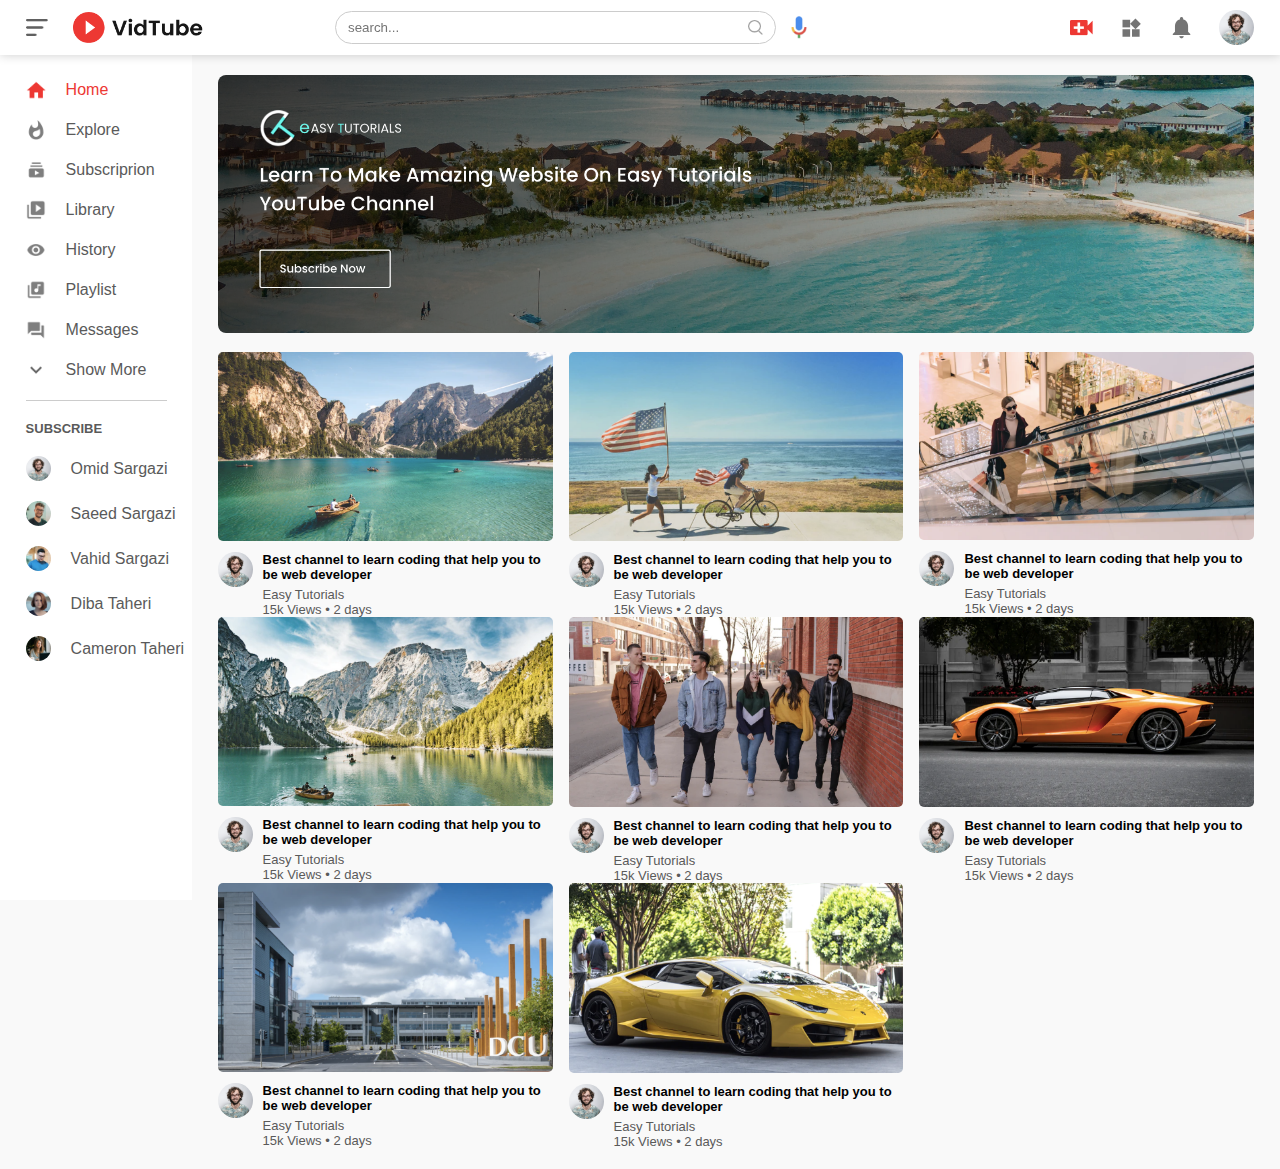
<file: index.html>
<!DOCTYPE html>
<html lang="en">
<head>
    <meta charset="UTF-8">
    <meta name="viewport" content="width=device-width, initial-scale=1.0">
    <title>Video Sharing website - Easy Tutorials Youtube</title>
    <link rel="stylesheet" href="style.css">
</head>
<body>
    <nav class="flex-div">
        <div class="nav-left">
            <img src="./images/menu.png" class="menu-icon" alt="">
            <img src="./images/logo.png" class="logo" alt="">
        </div>
        <div class="nav-middle flex-div">
            <div class="search-box flex-div">
                <input type="text" placeholder="search...">
                <img src="./images/search.png">
            </div>
            <img src="./images/voice-search.png" class="mic-icon">
        </div>
        <div class="nav-right flex-div">
            <img src="./images/upload.png" alt="">
            <img src="./images/more.png" alt="">
            <img src="./images/notification.png" alt="">
            <img class="user-icon" src="./images/Jack.png " alt="">
        </div>
    </nav>

    <div class="sidebar">
        <div class="shortcut-links">
            <a href=""><img src="./images/home.png" alt="" ><p>Home</p></a>
            <a href=""><img src="./images/explore.png" alt="" ><p>explore</p></a>
            <a href=""><img src="./images/subscriprion.png" alt="" ><p>subscriprion</p></a>
            <a href=""><img src="./images/library.png" alt="" ><p>library</p></a>
            <a href=""><img src="./images/history.png" alt="" ><p>history</p></a>
            <a href=""><img src="./images/playlist.png" alt="" ><p>playlist</p></a>
            <a href=""><img src="./images/messages.png" alt="" ><p>messages</p></a>
            <a href=""><img src="./images/show-more.png" alt="" ><p>show more</p></a>
            <hr/>
        </div>
        <div class="subscribed-list">
            <h3>SUBSCRIBE</h3>
            <a href=""><img src="./images/Jack.png" alt=""><p>Omid Sargazi</p></a>
            <a href=""><img src="./images/simon.png" alt=""><p>Saeed Sargazi</p></a>
            <a href=""><img src="./images/tom.png" alt=""><p>Vahid Sargazi</p></a>
            <a href=""><img src="./images/megan.png" alt=""><p>Diba Taheri</p></a>
            <a href=""><img src="./images/cameron.png" alt=""><p>cameron Taheri</p></a>

        </div>
    </div>
    <!-- -------Main-------- -->

    <div class="container">
        <div class="banner">
            <img src="./images/banner.png" alt="">
        </div>

        <div class="list-container">
            <div class="vid-list">
                <a href="">
                    <img src="./images/thumbnail1.png" class="thumbnail1" alt="">
                </a>
                <div class="flex-div">
                    <img src="./images/Jack.png" alt="">
                    <div class="vid-info">
                        <a href="#">Best channel to learn coding that help you to be web developer</a>
                        <p>Easy Tutorials</p>
                        <p>15k Views &bull; 2 days</p>
                    </div>
                </div>
            </div>
            <div class="vid-list">
                <a href="./paly-video.html">
                    <img src="./images/thumbnail2.png" class="thumbnail1" alt="">
                </a>
                <div class="flex-div">
                    <img src="./images/Jack.png" alt="">
                    <div class="vid-info">
                        <a href="./paly-video.html">Best channel to learn coding that help you to be web developer</a>
                        <p>Easy Tutorials</p>
                        <p>15k Views &bull; 2 days</p>
                    </div>
                </div>
            </div>
            <div class="vid-list">
                <a href="">
                    <img src="./images/thumbnail3.png" class="thumbnail1" alt="">
                </a>
                <div class="flex-div">
                    <img src="./images/Jack.png" alt="">
                    <div class="vid-info">
                        <a href="#">Best channel to learn coding that help you to be web developer</a>
                        <p>Easy Tutorials</p>
                        <p>15k Views &bull; 2 days</p>
                    </div>
                </div>
            </div>
            <div class="vid-list">
                <a href="">
                    <img src="./images/thumbnail4.png" class="thumbnail1" alt="">
                </a>
                <div class="flex-div">
                    <img src="./images/Jack.png" alt="">
                    <div class="vid-info">
                        <a href="#">Best channel to learn coding that help you to be web developer</a>
                        <p>Easy Tutorials</p>
                        <p>15k Views &bull; 2 days</p>
                    </div>
                </div>
            </div>
            <div class="vid-list">
                <a href="">
                    <img src="./images/thumbnail5.png" class="thumbnail1" alt="">
                </a>
                <div class="flex-div">
                    <img src="./images/Jack.png" alt="">
                    <div class="vid-info">
                        <a href="#">Best channel to learn coding that help you to be web developer</a>
                        <p>Easy Tutorials</p>
                        <p>15k Views &bull; 2 days</p>
                    </div>
                </div>
            </div>
            <div class="vid-list">
                <a href="">
                    <img src="./images/thumbnail6.png" class="thumbnail1" alt="">
                </a>
                <div class="flex-div">
                    <img src="./images/Jack.png" alt="">
                    <div class="vid-info">
                        <a href="#">Best channel to learn coding that help you to be web developer</a>
                        <p>Easy Tutorials</p>
                        <p>15k Views &bull; 2 days</p>
                    </div>
                </div>
            </div>
            <div class="vid-list">
                <a href="">
                    <img src="./images/thumbnail7.png" class="thumbnail1" alt="">
                </a>
                <div class="flex-div">
                    <img src="./images/Jack.png" alt="">
                    <div class="vid-info">
                        <a href="#">Best channel to learn coding that help you to be web developer</a>
                        <p>Easy Tutorials</p>
                        <p>15k Views &bull; 2 days</p>
                    </div>
                </div>
            </div>
            <div class="vid-list">
                <a href="">
                    <img src="./images/thumbnail8.png" class="thumbnail1" alt="">
                </a>
                <div class="flex-div">
                    <img src="./images/Jack.png" alt="">
                    <div class="vid-info">
                        <a href="#">Best channel to learn coding that help you to be web developer</a>
                        <p>Easy Tutorials</p>
                        <p>15k Views &bull; 2 days</p>
                    </div>
                </div>
            </div>
        </div>
    </div>
    <script src="script.js"></script>
</body>
</html>
</file>
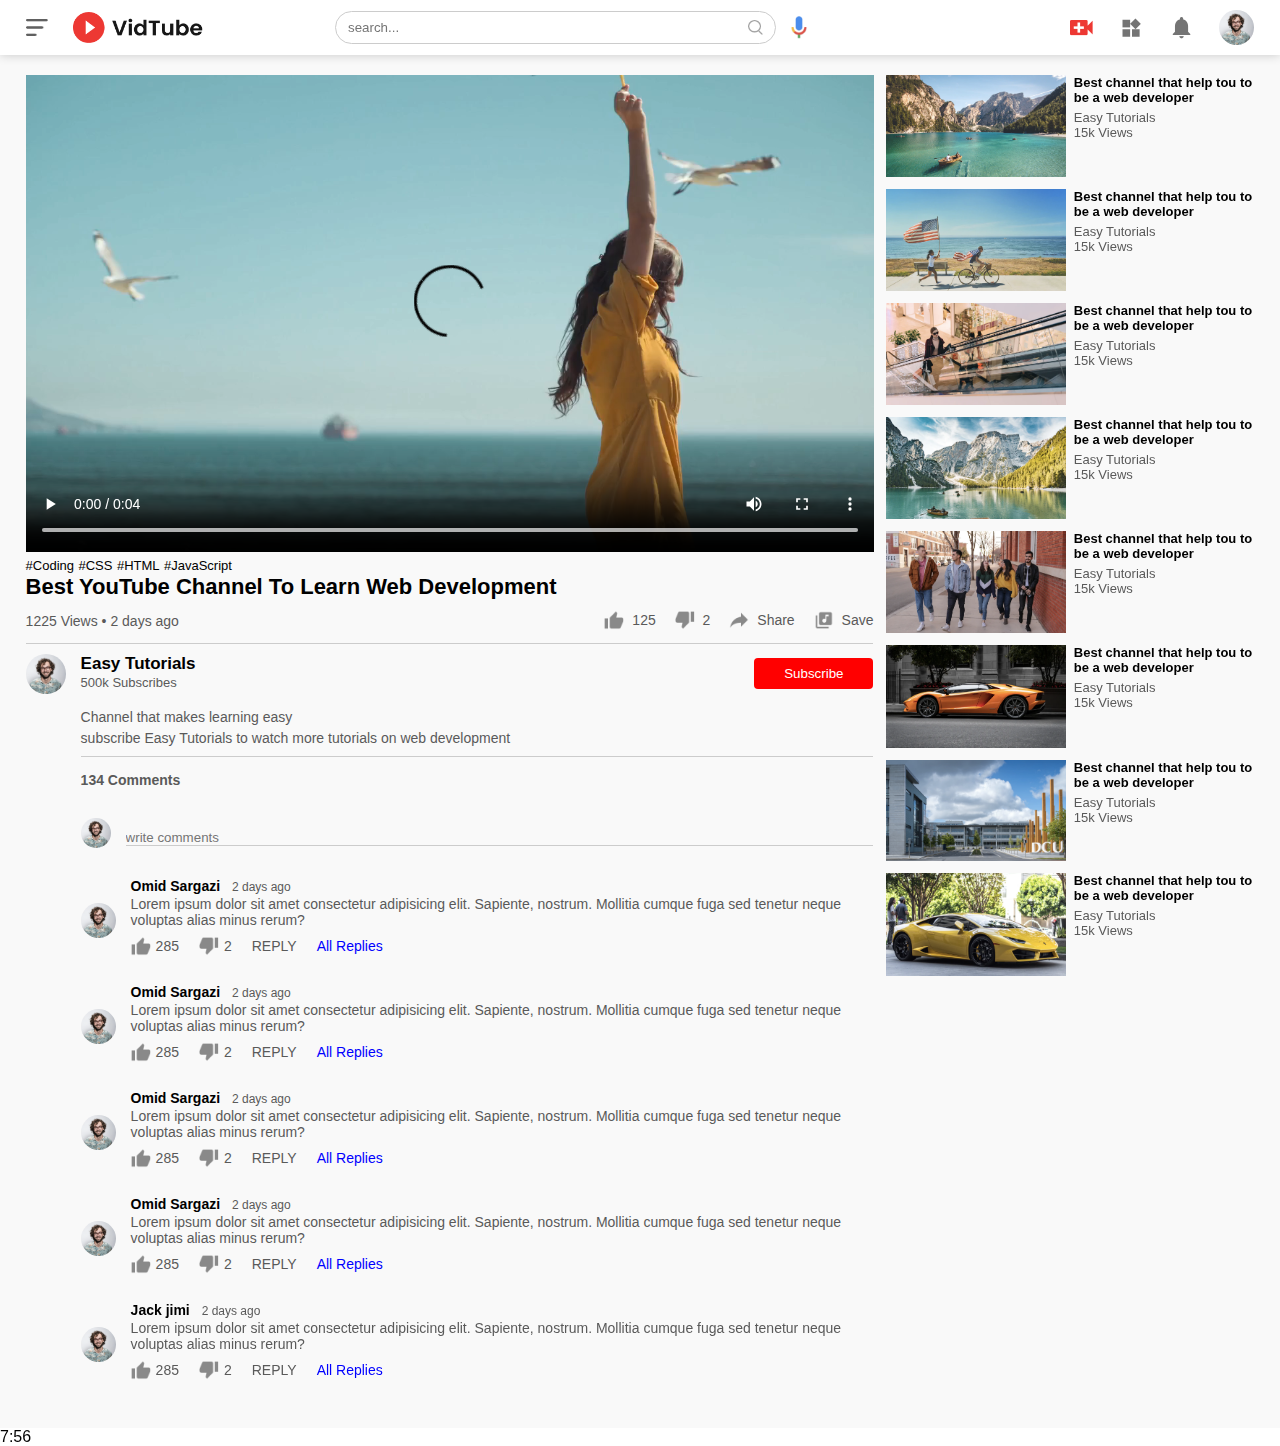
<file: paly-video.html>
<!DOCTYPE html>
<html lang="en">
<head>
    <meta charset="UTF-8">
    <meta name="viewport" content="width=device-width, initial-scale=1.0">
    <title>Play Video - Easy Tutorials YouTube Channel</title>
    <link rel="stylesheet" href="style.css">
</head>
<body>
    <nav class="flex-div">
        <div class="nav-left">
            <img src="./images/menu.png" class="menu-icon" alt="">
            <img src="./images/logo.png" class="logo" alt="">
        </div>
        <div class="nav-middle flex-div">
            <div class="search-box flex-div">
                <input type="text" placeholder="search...">
                <img src="./images/search.png">
            </div>
            <img src="./images/voice-search.png" class="mic-icon">
        </div>
        <div class="nav-right flex-div">
            <img src="./images/upload.png" alt="">
            <img src="./images/more.png" alt="">
            <img src="./images/notification.png" alt="">
            <img class="user-icon" src="./images/Jack.png " alt="">
        </div>
    </nav>
    <div class="container play-container">
        <div class="row">
            <div class="play-video">
                <video controls autoplay>
                    <source src="./images/video.mp4" type="video/mp4">
                </video>
                <div class="tags">
                   
                    <a href="">#Coding</a>
                    <a href="">#CSS</a>
                    <a href="">#HTML</a>
                    <a href="">#JavaScript</a>

                </div>
                <h3>Best YouTube Channel To Learn Web Development</h3>

                <div class="play-video-info">
                    <p>1225 Views &bull; 2 days ago</p>
                    <div>
                        <a href=""><img src="./images/like.png" alt="">125</a>
                        <a href=""><img src="./images/dislike.png" alt="">2</a>
                        <a href=""><img src="./images/share.png" alt="">Share</a>
                        <a href=""><img src="./images/save.png" alt="">Save</a>
                    </div>
                </div>
                <hr>
                <div class="publisher">
                    <img src="./images/Jack.png" alt="">
                    <div>
                        <p>Easy Tutorials</p>
                        <span>500k Subscribes</span>
                    </div>
                    <button type="button">Subscribe</button>
                </div>
                <div class="vid-desc">
                    <p>Channel that makes learning easy </p>
                    <p>subscribe Easy Tutorials to watch more tutorials on web development</p>
                    <hr>
                    <h4>134 Comments</h4>

                    <div class="add-comment">
                        <img src="./images/Jack.png" alt="">
                        <input type="text" placeholder="write comments">
                    </div>
                    <div class="old-comment">
                        <img src="./images/Jack.png" alt="">
                        <div>
                            <h3>Omid Sargazi <span>2 days ago</span></h3>
                            <p>Lorem ipsum dolor sit amet consectetur adipisicing elit. Sapiente, nostrum. Mollitia cumque fuga sed tenetur neque voluptas alias minus rerum?</p>
                            <div class="comment-action">
                                <img src="./images/like.png" alt="">
                                <span>285</span>
                                <img src="./images/dislike.png" alt="">
                                <span>2</span>
                                <span>REPLY</span>
                                <a href="">All Replies</a>
                            </div>
                        </div>
                    </div>
                    <div class="old-comment">
                        <img src="./images/Jack.png" alt="">
                        <div>
                            <h3>Omid Sargazi <span>2 days ago</span></h3>
                            <p>Lorem ipsum dolor sit amet consectetur adipisicing elit. Sapiente, nostrum. Mollitia cumque fuga sed tenetur neque voluptas alias minus rerum?</p>
                            <div class="comment-action">
                                <img src="./images/like.png" alt="">
                                <span>285</span>
                                <img src="./images/dislike.png" alt="">
                                <span>2</span>
                                <span>REPLY</span>
                                <a href="">All Replies</a>
                            </div>
                        </div>
                    </div>
                    <div class="old-comment">
                        <img src="./images/Jack.png" alt="">
                        <div>
                            <h3>Omid Sargazi <span>2 days ago</span></h3>
                            <p>Lorem ipsum dolor sit amet consectetur adipisicing elit. Sapiente, nostrum. Mollitia cumque fuga sed tenetur neque voluptas alias minus rerum?</p>
                            <div class="comment-action">
                                <img src="./images/like.png" alt="">
                                <span>285</span>
                                <img src="./images/dislike.png" alt="">
                                <span>2</span>
                                <span>REPLY</span>
                                <a href="">All Replies</a>
                            </div>
                        </div>
                    </div>
                    <div class="old-comment">
                        <img src="./images/Jack.png" alt="">
                        <div>
                            <h3>Omid Sargazi <span>2 days ago</span></h3>
                            <p>Lorem ipsum dolor sit amet consectetur adipisicing elit. Sapiente, nostrum. Mollitia cumque fuga sed tenetur neque voluptas alias minus rerum?</p>
                            <div class="comment-action">
                                <img src="./images/like.png" alt="">
                                <span>285</span>
                                <img src="./images/dislike.png" alt="">
                                <span>2</span>
                                <span>REPLY</span>
                                <a href="">All Replies</a>
                            </div>
                        </div>
                    </div>
                    <div class="old-comment">
                        <img src="./images/Jack.png" alt="">
                        <div>
                            <h3>Jack jimi <span>2 days ago</span></h3>
                            <p>Lorem ipsum dolor sit amet consectetur adipisicing elit. Sapiente, nostrum. Mollitia cumque fuga sed tenetur neque voluptas alias minus rerum?</p>
                            <div class="comment-action">
                                <img src="./images/like.png" alt="">
                                <span>285</span>
                                <img src="./images/dislike.png" alt="">
                                <span>2</span>
                                <span>REPLY</span>
                                <a href="">All Replies</a>
                            </div>
                        </div>
                    </div>
                </div>

            </div>
            <div class="right-sidebar">

                <div class="side-video-list">
                    <a class="small-thum" href=""><img src="./images/thumbnail1.png " alt=""></a>
                    <div class="vid-info">
                        <a href="">Best channel that help tou to be a web developer</a>
                        <p>Easy Tutorials </p>
                        <p>15k Views</p>
                    </div>
                </div>
                <div class="side-video-list">
                    <a class="small-thum" href=""><img src="./images/thumbnail2.png " alt=""></a>
                    <div class="vid-info">
                        <a href="">Best channel that help tou to be a web developer</a>
                        <p>Easy Tutorials </p>
                        <p>15k Views</p>
                    </div>
                </div>
                <div class="side-video-list">
                    <a class="small-thum" href=""><img src="./images/thumbnail3.png " alt=""></a>
                    <div class="vid-info">
                        <a href="">Best channel that help tou to be a web developer</a>
                        <p>Easy Tutorials </p>
                        <p>15k Views</p>
                    </div>
                </div>
                <div class="side-video-list">
                    <a class="small-thum" href=""><img src="./images/thumbnail4.png " alt=""></a>
                    <div class="vid-info">
                        <a href="">Best channel that help tou to be a web developer</a>
                        <p>Easy Tutorials </p>
                        <p>15k Views</p>
                    </div>
                </div>
                <div class="side-video-list">
                    <a class="small-thum" href=""><img src="./images/thumbnail5.png " alt=""></a>
                    <div class="vid-info">
                        <a href="">Best channel that help tou to be a web developer</a>
                        <p>Easy Tutorials </p>
                        <p>15k Views</p>
                    </div>
                </div>
                <div class="side-video-list">
                    <a class="small-thum" href=""><img src="./images/thumbnail6.png " alt=""></a>
                    <div class="vid-info">
                        <a href="">Best channel that help tou to be a web developer</a>
                        <p>Easy Tutorials </p>
                        <p>15k Views</p>
                    </div>
                </div>
                <div class="side-video-list">
                    <a class="small-thum" href=""><img src="./images/thumbnail7.png " alt=""></a>
                    <div class="vid-info">
                        <a href="">Best channel that help tou to be a web developer</a>
                        <p>Easy Tutorials </p>
                        <p>15k Views</p>
                    </div>
                </div>
                <div class="side-video-list">
                    <a class="small-thum" href=""><img src="./images/thumbnail8.png " alt=""></a>
                    <div class="vid-info">
                        <a href="">Best channel that help tou to be a web developer</a>
                        <p>Easy Tutorials </p>
                        <p>15k Views</p>
                    </div>
                </div>

            </div>
        </div>
    </div>
</body>
</html>7:56
</file>
<file: style.css>
* {
  margin: 0;
  padding: 0;
  font-family: "poppins", sans-serif;
  box-sizing: border-box;
  list-style: none;
}
a {
  color: #5a5a5a;
  text-decoration: none;
}

img {
  cursor: pointer;
}
.flex-div,
.nav-left {
  display: flex;
  align-items: center;
  justify-content: space-between;
}
nav {
  padding: 10px 2%;
  justify-content: space-between;
  box-shadow: 0 0 10px rgba(0, 0, 0, 0.2);
  background: white;
  position: sticky;
  top: 0;
  z-index: 10;
}
.nav-right img {
  width: 25px;
  margin-right: 25px;
}
.nav-right img:last-child {
  width: 35px;
  border-radius: 50%;
  margin-right: 0;
}
.nav-left:first-child {
  width: 22px;
  margin-right: 25px;
}
.nav-left .menu-icon {
  width: 22px;
  margin-left: 0;
}
.nav-left .logo {
  width: 130px;
  margin-left: 25px;
}
.nav-middle .mic-icon {
  width: 16px;
}
.nav-middle .search-box {
  border: 1px solid #ccc;
  margin-right: 15px;
  padding: 8px 12px;
  border-radius: 25px;
}
.nav-middle .search-box input {
  width: 400px;
  border: 0;
  outline: 0;
  background: transparent;
}
.nav-middle .search-box img {
  width: 15px;
}
.sidebar {
  background: #fff;
  width: 15%;
  height: 100vh;
  position: fixed;
  top: 0;
  padding-left: 2%;
  padding-top: 80px;
  text-transform: capitalize;
}
.shortcut-links a img {
  width: 20px;
  margin-right: 20px;
}
.shortcut-links a {
  display: flex;
  align-items: center;
  margin-bottom: 20px;
  width: fit-content;
  flex-wrap: wrap;
}
.shortcut-links a:first-child {
  color: #ed3833;
}
.sidebar hr {
  border: 0;
  height: 1px;
  background: #ccc;
  width: 85%;
}

.subscribed-list h3 {
  font-size: 13px;
  margin: 20px 0;
  color: #5a5a5a;
}
.subscribed-list a {
  display: flex;
  align-items: center;
  margin-bottom: 20px;
  width: fit-content;
  flex-wrap: wrap;
}
.subscribed-list a img {
  width: 25px;
  border-radius: 50%;
  margin-right: 20px;
}

.small-sidebar {
  width: 5%;
}
.small-sidebar a p {
  display: none;
}
.small-sidebar h3 {
  display: none;
}
.small-sidebar hr {
  width: 50%;
  margin-bottom: 25px;
}
/* main */
.container {
  background: #f9f9f9;
  padding-left: 17%;
  padding-right: 2%;
  padding-top: 20px;
  padding-bottom: 20px;
}
.large-container {
  padding-left: 7%;
}
.banner {
  width: 100%;
}
.banner img {
  width: 100%;
  border-radius: 8px;
}
.list-container {
  display: grid;
  grid-template-columns: repeat(auto-fit, minmax(250px, 1fr));
  grid-column-gap: 16px;
  grid-row-gap: 30xp;
  margin-top: 15px;
}
.vid-list,
.thumbnail1 {
  width: 100%;
  border-radius: 5px;
}
.vid-list .flex-div {
  align-items: flex-start;
  margin-top: 7px;
}
.vid-list .flex-div img {
  width: 35px;
  margin-right: 10px;
  border-radius: 50%;
}

.vid-info {
  color: #5a5a5a;
  font-size: 13px;
}
.vid-info a {
  color: #000;
  font-weight: 600;
  display: block;
  margin-bottom: 5px;
}
/* media query */

@media (max-width: 900px) {
  .menu-icon {
    display: none;
  }
  .sidebar {
    display: none;
  }
  .container .large-container {
    padding-left: 5%;
    padding-right: 5%;
  }
  .nav-right img {
    display: none;
  }
  .nav-right .user-icon {
    display: block;
    width: 30px;
  }
  .nav-middle .search-box input {
    width: 100px;
  }
  .nav-middle .mic-icon {
    display: none;
  }
  .nav-left .logo {
    width: 90px;
  }
}
/* Paly video page */
.play-container {
  padding-left: 2%;
}
.row {
  display: flex;
  justify-content: space-between;
  flex-wrap: wrap;
}
.play-video {
  flex-basis: 69%;
}
.right-sidebar {
  flex-basis: 30%;
}
.play-video video {
  width: 100%;
}

.side-video-list {
  display: flex;
  justify-content: space-between;
  margin-bottom: 8px;
}
.side-video-list img {
  width: 100%;
}
.side-video-list .small-thum {
  flex-basis: 49%;
}
.side-video-list .vid-info {
  flex-basis: 49%;
}

.play-video .tags a {
  color: #000;
  font-size: 13px;
}
.play-video h3 {
  font-weight: 600;
  font-size: 22px;
}
.play-video .play-video-info {
  display: flex;
  align-items: center;
  justify-content: space-between;
  flex-wrap: wrap;
  margin-top: 10px;
  font-size: 14px;
  color: #5a5a5a;
}
.play-video .play-video-info a img {
  width: 20px;
  margin-right: 8px;
}
.play-video .play-video-info a {
  display: inline-flex;
  align-items: center;
  margin-left: 15px;
}

.play-video hr {
  border: 0;
  height: 1px;
  background: #ccc;
  margin: 10px 0;
}

.publisher {
  display: flex;
  align-items: center;
  margin-top: 20xp;
}
.publisher div {
  flex: 1;
  line-height: 18px;
}
.publisher img {
  width: 40px;
  border-radius: 50%;
  margin-right: 15px;
}

.publisher div p {
  color: #000;
  font-weight: 600;
  font-size: 17px;
}

.publisher div span {
  font-size: 13px;
  color: #5a5a5a;
}
.publisher button {
  background: red;
  color: white;
  padding: 8px 30px;
  border: 0;
  border-radius: 4px;
  outline: 0;
  cursor: pointer;
  outline: 0;
}
.vid-desc {
  padding-left: 55px;
  margin: 15px 0;
}
.vid-desc p {
  font-size: 14px;
  margin-bottom: 5px;
  color: #5a5a5a;
}
.vid-desc h4 {
  font-size: 14px;
  color: #5a5a5a;
  margin-top: 15px;
}

.add-comment {
  display: flex;
  align-items: center;
  margin: 30px 0;
}
.add-comment img {
  width: 30px;
  border-radius: 50%;
  margin-right: 15px;
}
.add-comment input {
  border: 0;
  outline: 0;
  border-bottom: 1px solid #ccc;
  width: 100%;
  padding-top: 10px;
  background: transparent;
}
.old-comment {
  display: flex;
  align-items: center;
  margin: 20px 0;
}
.old-comment img {
  width: 35px;
  border-radius: 50%;
  margin-right: 15px;
}

.old-comment h3 {
  font-size: 14px;
  margin-bottom: 2px;
}
.old-comment h3 span {
  font-size: 12px;
  color: #5a5a5a;
  font-weight: 500;
  margin-left: 8px;
}
.old-comment .comment-action {
  display: flex;
  align-items: center;
  margin: 8px 0;
  font-size: 14px;
}
.old-comment .comment-action img {
  width: 20px;
  border-radius: 0;
  margin-right: 5px;
}
.old-comment .comment-action span {
  margin-right: 20px;
  color: #5a5a5a;
}
.old-comment .comment-action a {
  color: #0000ff;
}

/* Media */
@media (max-width: 900px) {
  .play-video {
    flex-basis: 100%;
  }
  .right-sidebar {
    flex-basis: 100%;
  }
  .play-container {
    padding-left: 5%;
  }
  .vid-desc {
    padding-left: 0;
  }
  .play-video .play-video-info a {
    margin-left: 0;
    margin-right: 15px;
    margin-top: 15px;
  }
}
</file>
